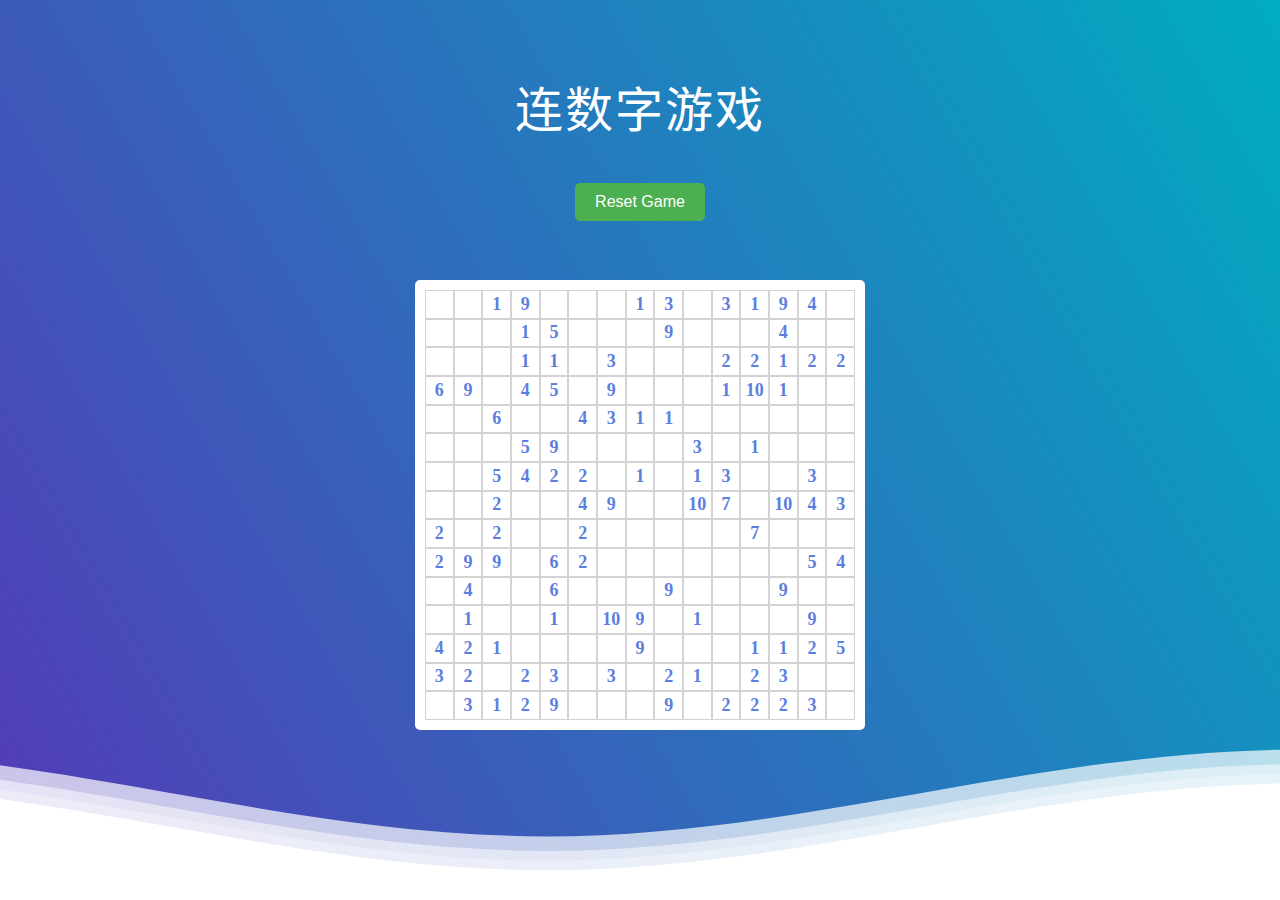
<file: color2/index.html>
<!DOCTYPE html>
<html lang="zh-CN">
	<head>
		<meta charset="utf-8" />
		<title>连数字游戏</title>
		<link rel="stylesheet" href="styles.css" />
	</head>
	<body>
		<div class="header">
			<div class="inner-header flex">

				<h1>连数字游戏</h1>
				<button class="reset-button">Reset Game</button>

			</div>

			<div class="grid-container" id="grid-container"></div>


			<div>
				<svg class="waves" xmlns="http://www.w3.org/2000/svg" xmlns:xlink="http://www.w3.org/1999/xlink"
					viewBox="0 24 150 28" preserveAspectRatio="none" shape-rendering="auto">
					<defs>

						<path id="gentle-wave"
							d="M-160 44c30 0 58-18 88-18s 58 18 88 18 58-18 88-18 58 18 88 18 v44h-352z" />
					</defs>
					<g class="parallax">
						<use xlink:href="#gentle-wave" x="48" y="0" fill="rgba(255,255,255,0.7" />
						<use xlink:href="#gentle-wave" x="48" y="3" fill="rgba(255,255,255,0.5)" />
						<use xlink:href="#gentle-wave" x="48" y="5" fill="rgba(255,255,255,0.3)" />
						<use xlink:href="#gentle-wave" x="48" y="7" fill="#fff" />
					</g>
				</svg>

			</div>

		</div>

		<script>
			const gridContainer = document.getElementById('grid-container');

			// 数字数组，按行填充（15x15）
			const numbers = [
				[' ', ' ', 1, 9, ' ', ' ', ' ', 1, 3, ' ', 3, 1, 9, 4, ' '],
				[' ', ' ', ' ', 1, 5, ' ', ' ', ' ', 9, ' ', ' ', ' ', 4, ' ', ' '],
				[' ', ' ', ' ', 1, 1, ' ', 3, ' ', ' ', ' ', 2, 2, 1, 2, 2],
				[6, 9, ' ', 4, 5, ' ', 9, ' ', ' ', ' ', 1, 10, 1, ' ', ' '],
				[' ', ' ', 6, ' ', ' ', 4, 3, 1, 1, ' ', ' ', ' ', ' ', ' ', ' '],
				[' ', ' ', ' ', 5, 9, ' ', ' ', ' ', ' ', 3, ' ', 1, ' ', ' ', ' '],
				[' ', ' ', 5, 4, 2, 2, ' ', 1, ' ', 1, 3, ' ', ' ', 3, ' '],
				[' ', ' ', 2, ' ', ' ', 4, 9, ' ', ' ', 10, 7, ' ', 10, 4, 3],
				[2, ' ', 2, ' ', ' ', 2, ' ', ' ', ' ', ' ', ' ', 7, ' ', ' ', ' '],
				[2, 9, 9, ' ', 6, 2, ' ', ' ', ' ', ' ', ' ', ' ', ' ', 5, 4],
				[' ', 4, ' ', ' ', 6, ' ', ' ', ' ', 9, ' ', ' ', ' ', 9, ' ', ' '],
				[' ', 1, ' ', ' ', 1, ' ', 10, 9, ' ', 1, ' ', ' ', ' ', 9, ' '],
				[4, 2, 1, ' ', ' ', ' ', ' ', 9, ' ', ' ', ' ', 1, 1, 2, 5],
				[3, 2, ' ', 2, 3, ' ', 3, ' ', 2, 1, ' ', 2, 3, ' ', ' '],
				[' ', 3, 1, 2, 9, ' ', ' ', ' ', 9, ' ', 2, 2, 2, 3, ' ']
			];

			// 使用循环生成15x15的方格
			for (let i = 0; i < 15; i++) {
				for (let j = 0; j < 15; j++) {
					const gridItem = document.createElement('div');
					gridItem.classList.add('grid-item');

					// 添加数字到方格中
					if (numbers[i] && numbers[i][j] !== '') {
						gridItem.textContent = numbers[i][j];
					}

					gridContainer.appendChild(gridItem);
				}
			}
		</script>
	</body>
</html>
</file>
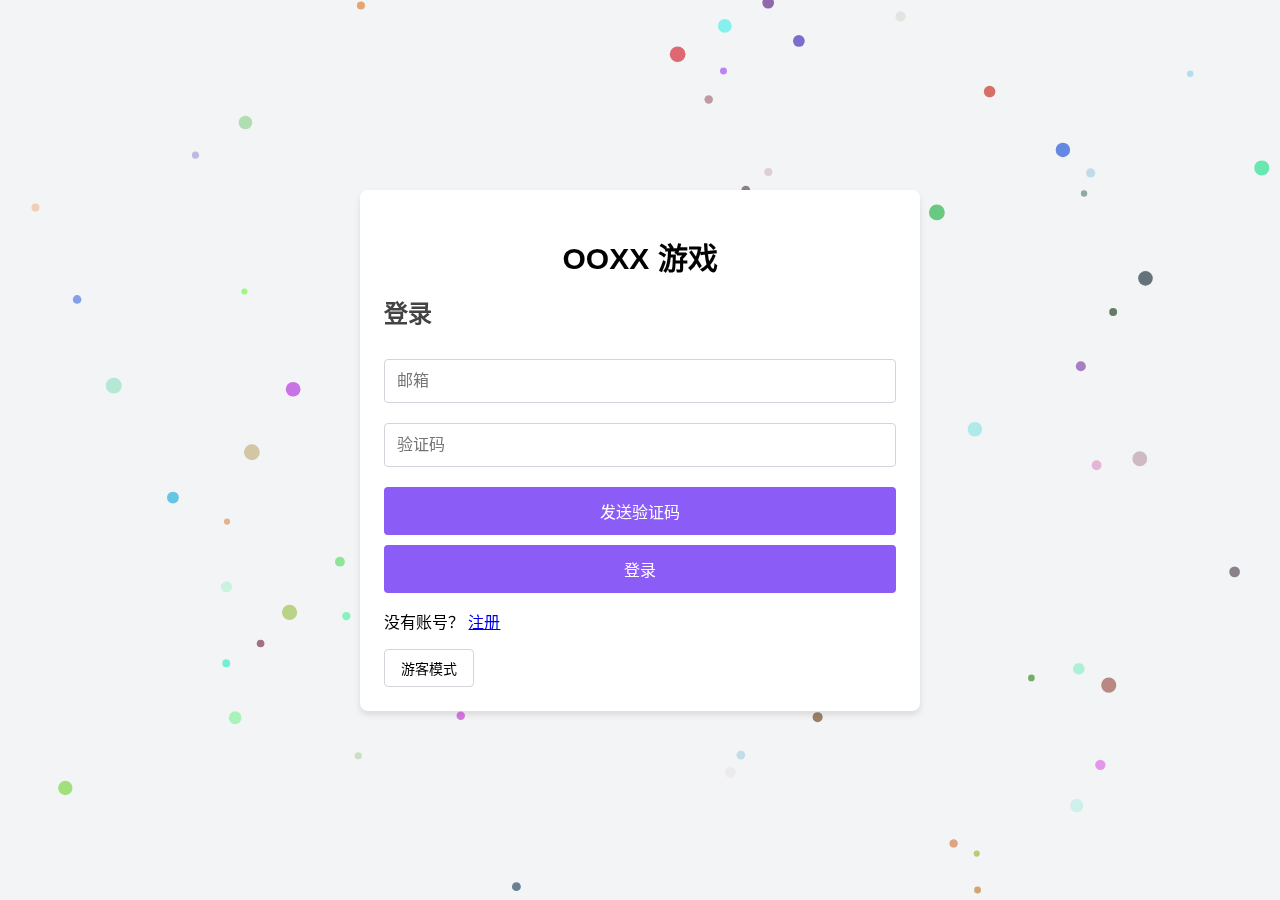
<file: games/OOXX/index.html>
<!DOCTYPE html>
<html lang="zh-CN">
<head>
    <meta charset="UTF-8">
    <meta name="viewport" content="width=device-width, initial-scale=1.0">
    <title>OOXX 游戏</title>
    
    <link rel="stylesheet" href="styles.css">
    <link rel="stylesheet" href="listtable.css">
    <script src="https://code.jquery.com/jquery-3.6.0.min.js"></script>
</head>
<body>
    
    <canvas id="particles-js"></canvas>
    <div class="container">
        <h1>OOXX 游戏</h1>
        <div id="auth-container">
            <div id="login-form">
                <h2>登录</h2>
                <input type="email" id="login-email" placeholder="邮箱" required>
                <input type="text" id="login-code" placeholder="验证码" required>
                <button id="login-send-code">发送验证码</button>
                <button id="login-submit">登录</button>
            </div>
            <div id="register-form" style="display: none;">
                <h2>注册</h2>
                <input type="email" id="register-email" placeholder="邮箱" required>
                <input type="text" id="register-username" placeholder="用户名" required>
                <input type="text" id="register-code" placeholder="验证码" required>
                <button id="register-send-code">发送验证码</button>
                <button id="register-submit">注册</button>
            </div>
            <p id="auth-toggle">没有账号？ <a href="#" id="show-register">注册</a></p>
            <button id="guest-play">游客模式</button>
        </div>
        
        <div id="game-container" style="display: none;">
            <div id="timer" class="timer">00:00:00</div>
            <div class="controls">
                <select id="board-size">
                    <option value="6">6x6</option>
                    <option value="8">8x8</option>
                    <option value="10">10x10</option>
                </select>
                <button class="hint-button" id="hint-button">排行榜</button>
            </div>
            <div id="board" class="board size-6"></div>
            <div class="game-controls">
                <button class="check-solution" id="check-solution">检查解答</button>
                <button class="reset-game" id="reset-games">重置游戏</button>
                <button id="return-to-login" style="display: none;">返回登录</button>
                <button id="logout-button" style="display: none;">注销</button>
            </div>
        </div>
        <div id="message" class="message" style="display: none;"></div>
    </div>

    <script src="script.js"></script>
    <script src="listtable.js"></script>
    <script src="particles.js"></script>
    <script>
        console.log(resetGameButton); // 确认按钮是否被正确引用
        resetGameButton.addEventListener('click', (event) => {
            event.preventDefault(); // 防止默认行为
            resetGame(); // 调用重置游戏函数
        });

        
        $(document).ready(function() {
            let isGuest = false;

            // 检查用户是否已登录
            $.ajax({
                url: 'check_login.php',
                method: 'GET',
                success: function(response) {
                    if (response.success) {
                        // 用户已登录，加载
                        showMessage(`欢迎回来, ${response.username}`, 'success');
                        document.querySelector('.container h1').textContent = `${response.username}`; // 更新标题
                        $('#auth-container').hide();
                        $('#game-container, #leaderboard-container,#leaderboards').show();
                        initializeBoard(6); // 默认6x6棋盘
                        $('#logout-button').show();
                    } else {
                        // 用户未登录，显示登录表单
                        $('#auth-container').show();
                        $('#game-container, #leaderboard-container,#leaderboards').hide();
                    }
                },
                error: function() {
                    showMessage('检查登录状态失败，请稍后重试', 'error');
                }
            });

            // 切换注册表单
            $(document).on('click', '#show-register', function(e) {
                e.preventDefault();
                $('#login-form').hide();
                $('#register-form').show();
                $('#auth-toggle').html('已有账号？ <a href="#" id="show-login">登录</a>');
            });

            // 切换登录表单
            $(document).on('click', '#show-login', function(e) {
                e.preventDefault();
                $('#register-form').hide();
                $('#login-form').show();
                $('#auth-toggle').html('没有账号？ <a href="#" id="show-register">注册</a>');
            });

            // 发送验证码（登录）
            $('#login-send-code').click(function() {
                sendVerificationCode($('#login-email').val(), 'login');
            });

            // 发送验证码（注册）
            $('#register-send-code').click(function() {
                const email = $('#register-email').val();
                if (email) {
                    sendVerificationCode(email, 'register');
                } else {
                    showMessage('请输入有效的邮箱地址', 'error');
                }
            });

            // 登录
            $('#login-submit').click(function() {
                login($('#login-email').val(), $('#login-code').val());
            });

            // 注册
            $('#register-submit').click(function() {
                const email = $('#register-email').val();
                const username = $('#register-username').val();
                const code = $('#register-code').val();
                if (email && username && code) {
                    register(email, username, code);
                } else {
                    showMessage('请填写所有字段', 'error');
                }
            });

            // 游客模式
            $('#guest-play').click(function() {
                isGuest = true;
                $('#auth-container').hide();
                $('#game-container').show();
                $('#return-to-login').show();
                $('#hint-button').hide();
                initializeBoard(6); // 默认6x6棋盘
            });

            // 返回登录
            $('#return-to-login').click(function() {
                isGuest = false;
                $('#game-container').hide();
                $('#auth-container').show();
                $('#return-to-login').hide();
                stopTimer();
            });

            // 发送验证码
            function sendVerificationCode(email, type) {
                $.ajax({
                    url: './PHPEmail/send_email.php',
                    method: 'POST',
                    data: JSON.stringify({ email: email }),
                    contentType: 'application/json',
                    success: function(response) {
                        if (response.success) {
                            showMessage(response.message, 'success');
                        } else {
                            showMessage(response.message, 'error');
                        }
                    },
                    error: function() {
                        showMessage('发送验证码失败，请稍后重试', 'error');
                    }
                });
            }

            // 登录
            function login(email, code) {
                $.ajax({
                    url: 'login.php',
                    method: 'POST',
                    data: JSON.stringify({ email: email, verificationCode: code }),
                    contentType: 'application/json',
                    success: function(response) {
                        if (response.success) {
                            showMessage('登录成功', 'success');
                            $('#auth-container').hide();
                            $('#game-container, #leaderboard-container,#leaderboards').show();
                            $('#logout-button').show();
                            $('#hint-button').show();
                            initializeBoard(6); // 默认6x6棋盘
                        } else {
                            showMessage(response.message, 'error');
                        }
                    },
                    error: function() {
                        showMessage('登录失败，请稍后重试', 'error');
                    }
                });
            }

            // 注册
            function register(email, username, code) {
                $.ajax({
                    url: 'register.php',
                    method: 'POST',
                    data: JSON.stringify({ email: email, username: username, verificationCode: code }),
                    contentType: 'application/json',
                    success: function(response) {
                        if (response.success) {
                            showMessage('注册成功，请登录', 'success');
                            $('#register-form').hide();
                            $('#login-form').show();
                            $('#auth-toggle').html('没有账号？ <a href="#" id="show-register">注册</a>');
                        } else {
                            showMessage(response.message, 'error');
                        }
                    },
                    error: function() {
                        showMessage('注册失败，请稍后重试', 'error');
                    }
                });
            }

            // 格式化时间
            function formatTime(seconds) {
                const minutes = Math.floor(seconds / 60);
                const remainingSeconds = seconds % 60;
                return `${minutes.toString().padStart(2, '0')}:${remainingSeconds.toString().padStart(2, '0')}`;
            }

            // 显示消息
            function showMessage(text, type) {
                $('#message').text(text).removeClass().addClass(`message ${type}`).show();
                setTimeout(() => {
                    $('#message').hide();
                }, 3000);
            }

            // 注销
            $('#logout-button').click(function() {
                $.ajax({
                    url: 'logout.php', // 指向注销处理的 PHP 文件
                    method: 'POST',
                    success: function(response) {
                        if (response.success) {
                            showMessage('注销成功', 'success');
                            $('#auth-container').show();
                            $('#game-container, #leaderboard-container,#leaderboards').hide();
                            $('#logout-button').hide(); // 隐藏注销按钮
                        } else {
                            showMessage(response.message, 'error');
                        }
                    },
                    error: function() {
                        showMessage('注销失败，请稍后重试', 'error');
                    }
                });
            });
        });
    </script>
</body>
</html>
</file>
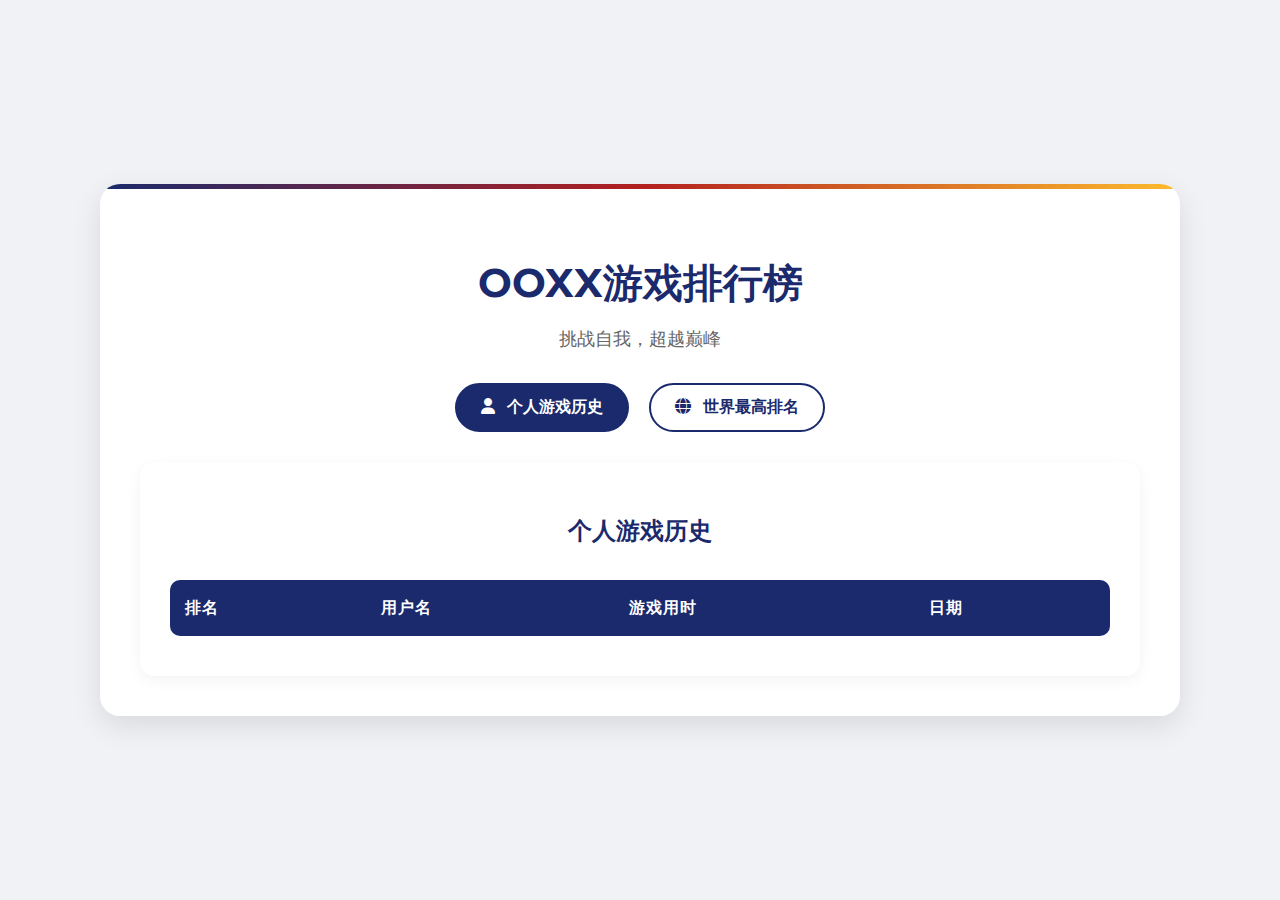
<file: games/OOXX/leaderboard/index.html>
<!DOCTYPE html>
<html lang="zh">
<head>
    <meta charset="UTF-8">
    <meta name="viewport" content="width=device-width, initial-scale=1.0">
    <title>OOXX游戏排行榜</title>
    <link href="https://fonts.googleapis.com/css2?family=Montserrat:wght@300;400;600;700&display=swap" rel="stylesheet">
    <link rel="stylesheet" href="https://cdnjs.cloudflare.com/ajax/libs/font-awesome/6.4.0/css/all.min.css">
    <link rel="stylesheet" href="styles.css">
</head>
<body>
    <div class="container">
        <header>
            <h1>OOXX游戏排行榜</h1>
            <p class="subtitle">挑战自我，超越巅峰</p>
        </header>
        <div class="tabs">
            <button class="tab-btn active" data-tab="personal">
                <i class="fas fa-user"></i>
                个人游戏历史
            </button>
            <button class="tab-btn" data-tab="world">
                <i class="fas fa-globe"></i>
                世界最高排名
            </button>
        </div>
        <div id="personal" class="leaderboard active">
            <h2>个人游戏历史</h2>
            <div class="table-container">
                <table id="personal-table">
                    <thead>
                        <tr>
                            <th>排名</th>
                            <th>用户名</th>
                            <th>游戏用时</th>
                            <th>日期</th>
                        </tr>
                    </thead>
                    <tbody></tbody>
                </table>
            </div>
        </div>
        <div id="world" class="leaderboard">
            <h2>世界最高排名</h2>
            <div class="table-container">
                <table id="world-table">
                    <thead>
                        <tr>
                            <th>排名</th>
                            <th>用户名</th>
                            <th>游戏用时</th>
                            <th>日期</th>
                        </tr>
                    </thead>
                    <tbody></tbody>
                </table>
            </div>
        </div>
    </div>
    <script src="script.js"></script>
</body>
</html>
</file>
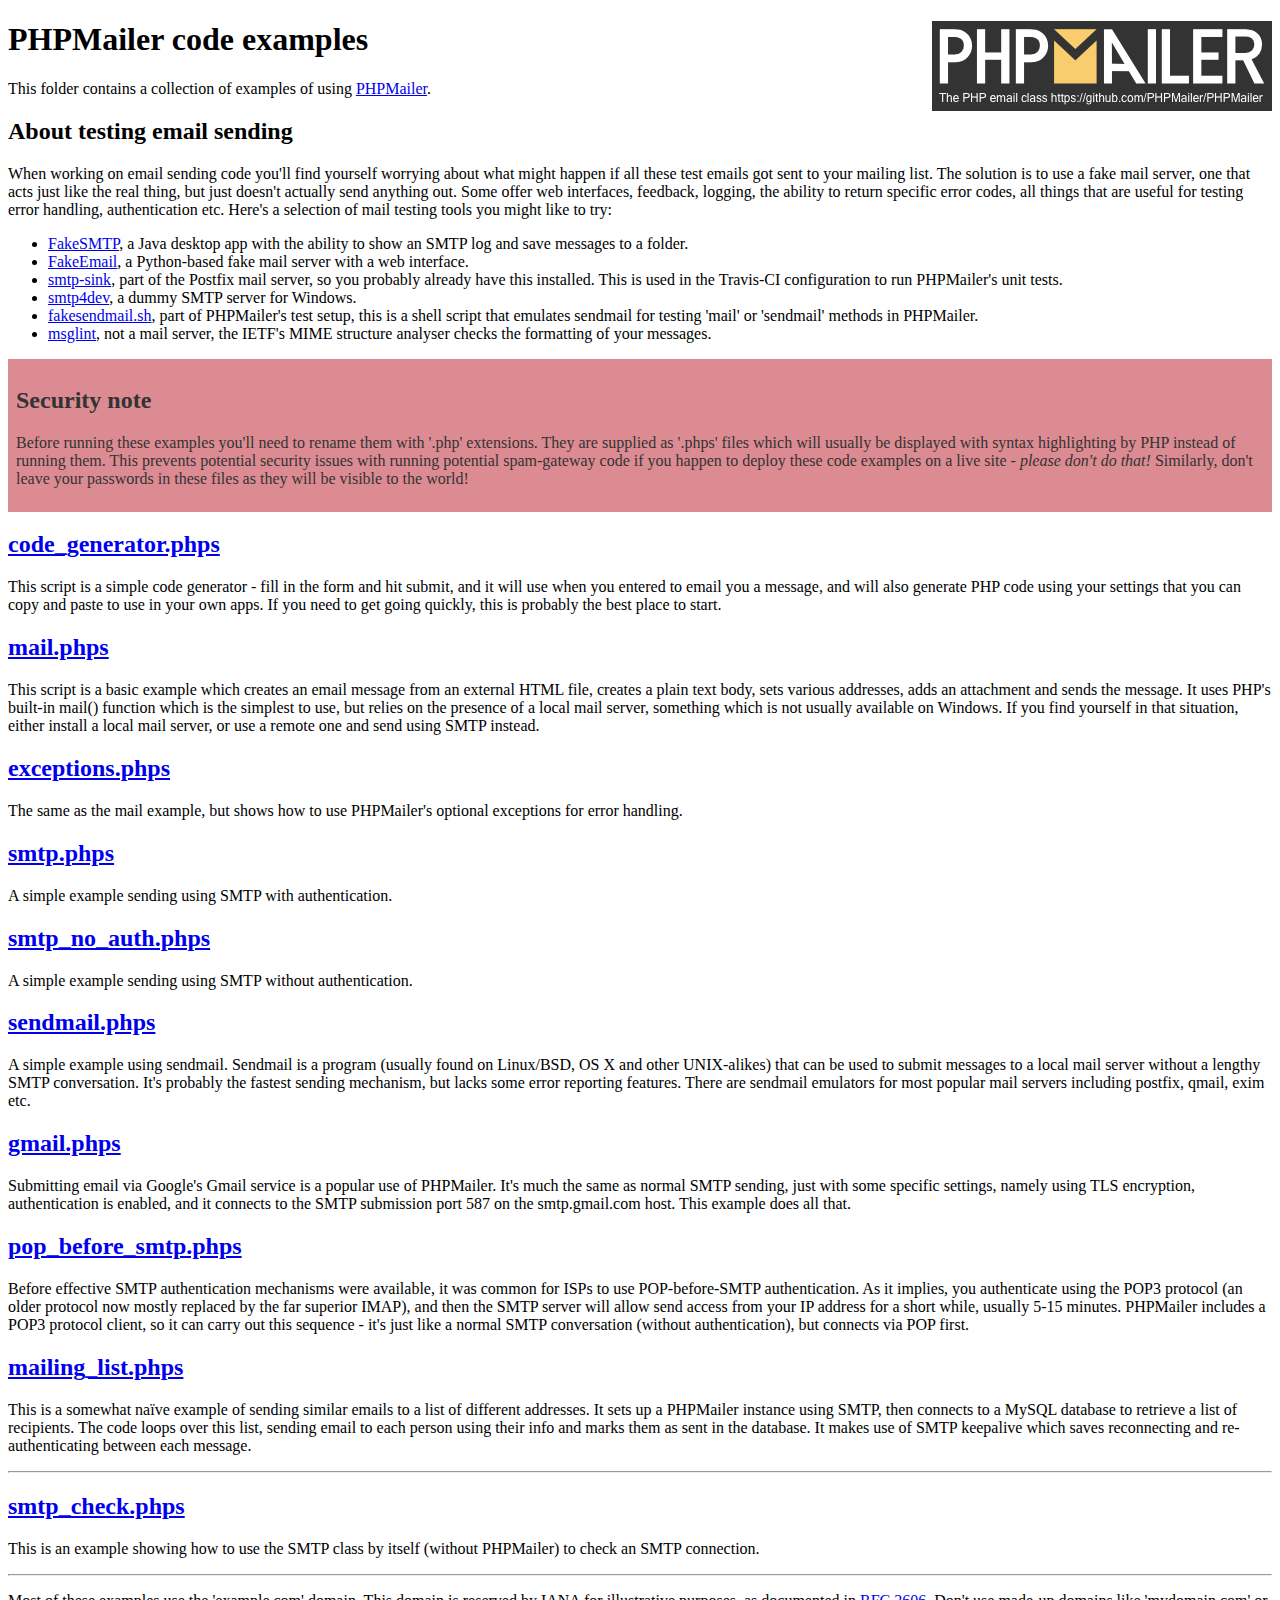
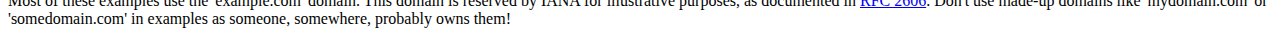
<file: games/OOXX/PHPEmail/PHPMailer-master/examples/index.html>
<!DOCTYPE html>
<html>
<head>
	<meta charset="UTF-8">
	<title>PHPMailer Examples</title>
</head>
<body>
<h1>PHPMailer code examples<a href="https://github.com/PHPMailer/PHPMailer"><img src="images/phpmailer.png" style="float:right; border:0;" alt="PHPMailer logo"></a></h1>
<p>This folder contains a collection of examples of using <a href="https://github.com/PHPMailer/PHPMailer">PHPMailer</a>.</p>
<h2>About testing email sending</h2>
<p>When working on email sending code you'll find yourself worrying about what might happen if all these test emails got sent to your mailing list. The solution is to use a fake mail server, one that acts just like the real thing, but just doesn't actually send anything out. Some offer web interfaces, feedback, logging, the ability to return specific error codes, all things that are useful for testing error handling, authentication etc. Here's a selection of mail testing tools you might like to try:</p>
<ul>
  <li><a href="https://github.com/Nilhcem/FakeSMTP">FakeSMTP</a>, a Java desktop app with the ability to show an SMTP log and save messages to a folder. </li>
  <li><a href="https://github.com/isotoma/FakeEmail">FakeEmail</a>, a Python-based fake mail server with a web interface.</li>
  <li><a href="http://www.postfix.org/smtp-sink.1.html">smtp-sink</a>, part of the Postfix mail server, so you probably already have this installed. This is used in the Travis-CI configuration to run PHPMailer's unit tests.</li>
  <li><a href="http://smtp4dev.codeplex.com">smtp4dev</a>, a dummy SMTP server for Windows.</li>
  <li><a href="https://github.com/PHPMailer/PHPMailer/blob/master/test/fakesendmail.sh">fakesendmail.sh</a>, part of PHPMailer's test setup, this is a shell script that emulates sendmail for testing 'mail' or 'sendmail' methods in PHPMailer.</li>
  <li><a href="http://tools.ietf.org/tools/msglint/">msglint</a>, not a mail server, the IETF's MIME structure analyser checks the formatting of your messages.</li>
</ul>
<div style="padding: 8px; color: #333333; background-color: #dc8b92">
<h2>Security note</h2>
<p>Before running these examples you'll need to rename them with '.php' extensions. They are supplied as '.phps' files which will usually be displayed with syntax highlighting by PHP instead of running them. This prevents potential security issues with running potential spam-gateway code if you happen to deploy these code examples on a live site - <em>please don't do that!</em> Similarly, don't leave your passwords in these files as they will be visible to the world!</p>
</div>
<h2><a href="code_generator.phps">code_generator.phps</a></h2>
<p>This script is a simple code generator - fill in the form and hit submit, and it will use when you entered to email you a message, and will also generate PHP code using your settings that you can copy and paste to use in your own apps. If you need to get going quickly, this is probably the best place to start.</p>
<h2><a href="mail.phps">mail.phps</a></h2>
<p>This script is a basic example which creates an email message from an external HTML file, creates a plain text body, sets various addresses, adds an attachment and sends the message. It uses PHP's built-in mail() function which is the simplest to use, but relies on the presence of a local mail server, something which is not usually available on Windows. If you find yourself in that situation, either install a local mail server, or use a remote one and send using SMTP instead.</p>
<h2><a href="exceptions.phps">exceptions.phps</a></h2>
<p>The same as the mail example, but shows how to use PHPMailer's optional exceptions for error handling.</p>
<h2><a href="smtp.phps">smtp.phps</a></h2>
<p>A simple example sending using SMTP with authentication.</p>
<h2><a href="smtp_no_auth.phps">smtp_no_auth.phps</a></h2>
<p>A simple example sending using SMTP without authentication.</p>
<h2><a href="sendmail.phps">sendmail.phps</a></h2>
<p>A simple example using sendmail. Sendmail is a program (usually found on Linux/BSD, OS X and other UNIX-alikes) that can be used to submit messages to a local mail server without a lengthy SMTP conversation. It's probably the fastest sending mechanism, but lacks some error reporting features. There are sendmail emulators for most popular mail servers including postfix, qmail, exim etc.</p>
<h2><a href="gmail.phps">gmail.phps</a></h2>
<p>Submitting email via Google's Gmail service is a popular use of PHPMailer. It's much the same as normal SMTP sending, just with some specific settings, namely using TLS encryption, authentication is enabled, and it connects to the SMTP submission port 587 on the smtp.gmail.com host. This example does all that.</p>
<h2><a href="pop_before_smtp.phps">pop_before_smtp.phps</a></h2>
<p>Before effective SMTP authentication mechanisms were available, it was common for ISPs to use POP-before-SMTP authentication. As it implies, you authenticate using the POP3 protocol (an older protocol now mostly replaced by the far superior IMAP), and then the SMTP server will allow send access from your IP address for a short while, usually 5-15 minutes. PHPMailer includes a POP3 protocol client, so it can carry out this sequence - it's just like a normal SMTP conversation (without authentication), but connects via POP first.</p>
<h2><a href="mailing_list.phps">mailing_list.phps</a></h2>
<p>This is a somewhat naïve example of sending similar emails to a list of different addresses. It sets up a PHPMailer instance using SMTP, then connects to a MySQL database to retrieve a list of recipients. The code loops over this list, sending email to each person using their info and marks them as sent in the database. It makes use of SMTP keepalive which saves reconnecting and re-authenticating between each message.</p>
<hr>
<h2><a href="smtp_check.phps">smtp_check.phps</a></h2>
<p>This is an example showing how to use the SMTP class by itself (without PHPMailer) to check an SMTP connection.</p>
<hr>
<p>Most of these examples use the 'example.com' domain. This domain is reserved by IANA for illustrative purposes, as documented in <a href="http://tools.ietf.org/html/rfc2606">RFC 2606</a>. Don't use made-up domains like 'mydomain.com' or 'somedomain.com' in examples as someone, somewhere, probably owns them!</p>
</body>
</html>
</file>
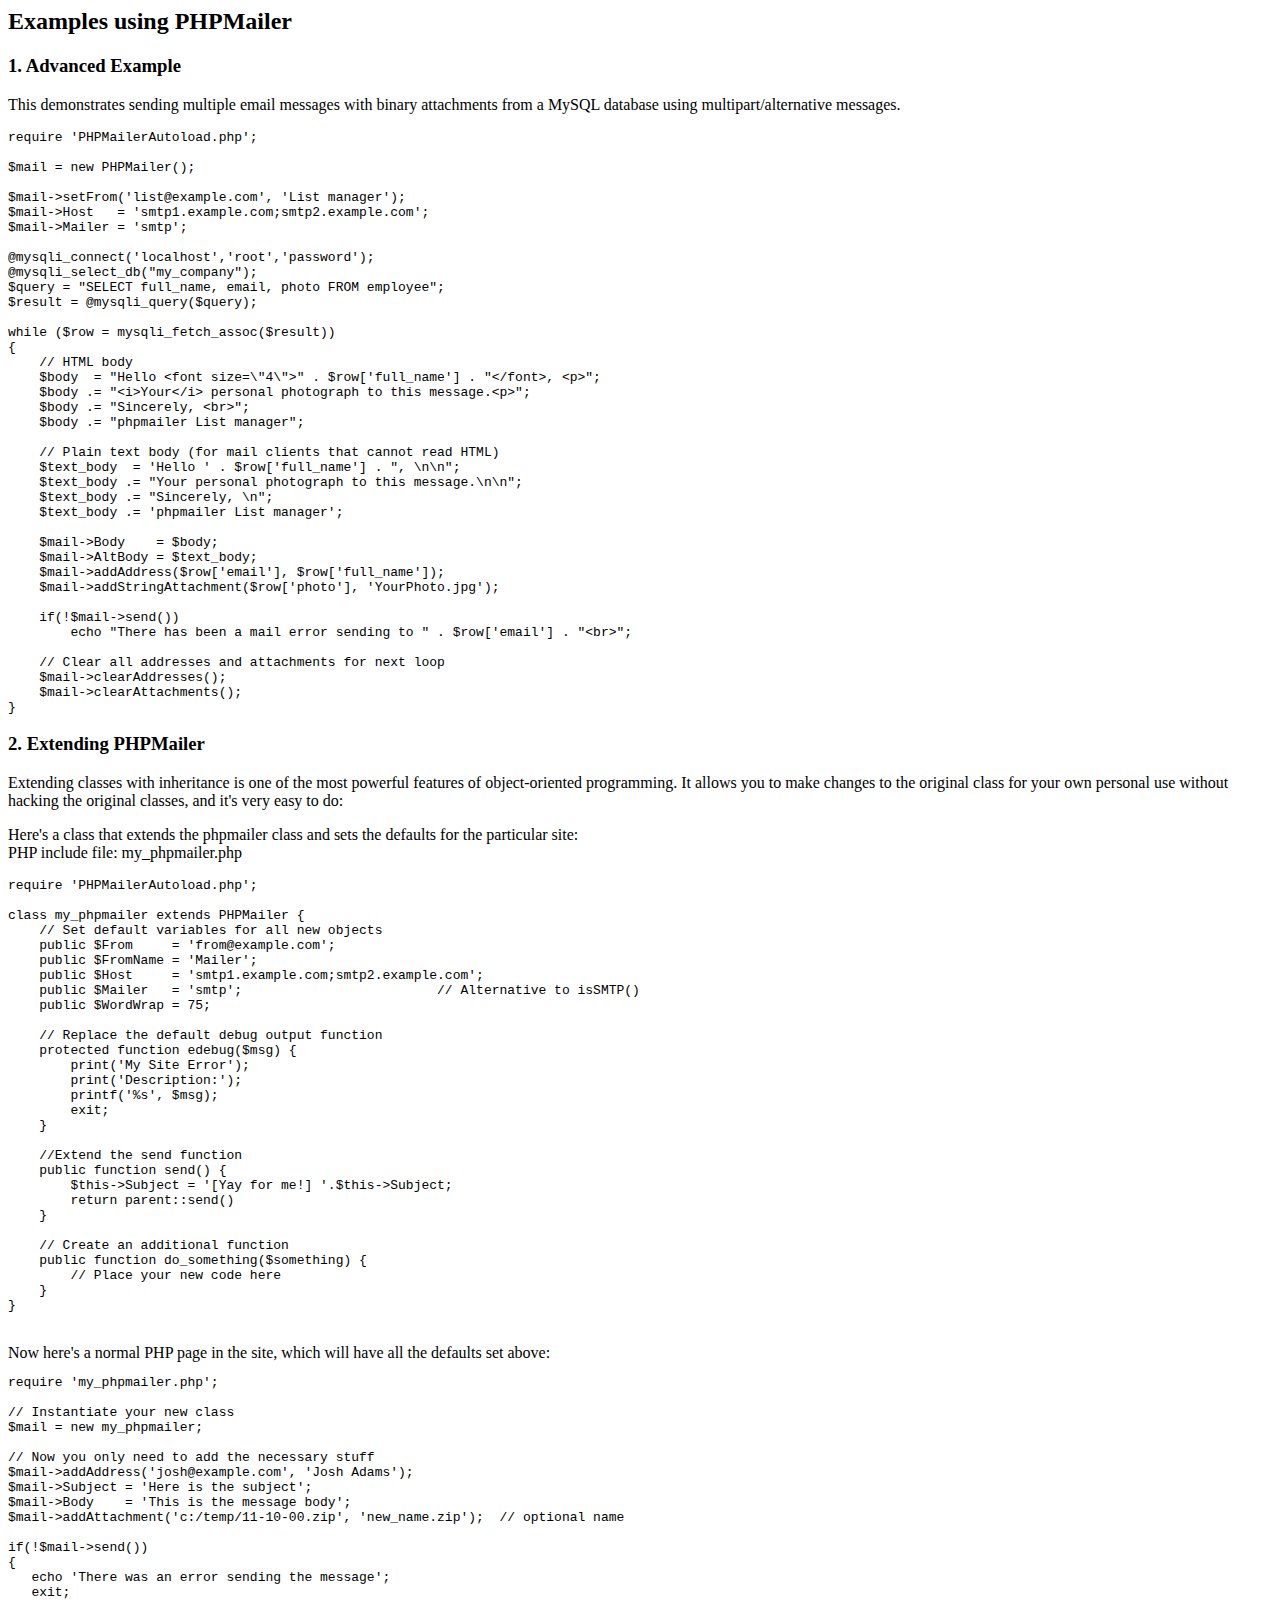
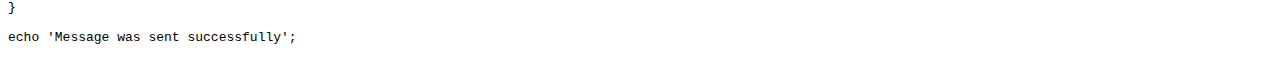
<file: games/OOXX/PHPEmail/PHPMailer-master/docs/extending.html>
<html>
<head>
<title>Examples using phpmailer</title>
</head>

<body>

<h2>Examples using PHPMailer</h2>

<h3>1. Advanced Example</h3>
<p>

This demonstrates sending multiple email messages with binary attachments
from a MySQL database using multipart/alternative messages.<p>

<pre>
require 'PHPMailerAutoload.php';

$mail = new PHPMailer();

$mail->setFrom('list@example.com', 'List manager');
$mail->Host   = 'smtp1.example.com;smtp2.example.com';
$mail->Mailer = 'smtp';

@mysqli_connect('localhost','root','password');
@mysqli_select_db("my_company");
$query = "SELECT full_name, email, photo FROM employee";
$result = @mysqli_query($query);

while ($row = mysqli_fetch_assoc($result))
{
    // HTML body
    $body  = "Hello &lt;font size=\"4\"&gt;" . $row['full_name'] . "&lt;/font&gt;, &lt;p&gt;";
    $body .= "&lt;i&gt;Your&lt;/i&gt; personal photograph to this message.&lt;p&gt;";
    $body .= "Sincerely, &lt;br&gt;";
    $body .= "phpmailer List manager";

    // Plain text body (for mail clients that cannot read HTML)
    $text_body  = 'Hello ' . $row['full_name'] . ", \n\n";
    $text_body .= "Your personal photograph to this message.\n\n";
    $text_body .= "Sincerely, \n";
    $text_body .= 'phpmailer List manager';

    $mail->Body    = $body;
    $mail->AltBody = $text_body;
    $mail->addAddress($row['email'], $row['full_name']);
    $mail->addStringAttachment($row['photo'], 'YourPhoto.jpg');

    if(!$mail->send())
        echo "There has been a mail error sending to " . $row['email'] . "&lt;br&gt;";

    // Clear all addresses and attachments for next loop
    $mail->clearAddresses();
    $mail->clearAttachments();
}
</pre>
<p>

<h3>2. Extending PHPMailer</h3>
<p>

Extending classes with inheritance is one of the most
powerful features of object-oriented programming. It allows you to make changes to the
original class for your own personal use without hacking the original
classes, and it's very easy to do:

<p>
Here's a class that extends the phpmailer class and sets the defaults
for the particular site:<br>
PHP include file: my_phpmailer.php
<p>

<pre>
require 'PHPMailerAutoload.php';

class my_phpmailer extends PHPMailer {
    // Set default variables for all new objects
    public $From     = 'from@example.com';
    public $FromName = 'Mailer';
    public $Host     = 'smtp1.example.com;smtp2.example.com';
    public $Mailer   = 'smtp';                         // Alternative to isSMTP()
    public $WordWrap = 75;

    // Replace the default debug output function
    protected function edebug($msg) {
        print('My Site Error');
        print('Description:');
        printf('%s', $msg);
        exit;
    }

    //Extend the send function
    public function send() {
        $this->Subject = '[Yay for me!] '.$this->Subject;
        return parent::send()
    }

    // Create an additional function
    public function do_something($something) {
        // Place your new code here
    }
}
</pre>
<br>
Now here's a normal PHP page in the site, which will have all the defaults set above:<br>

<pre>
require 'my_phpmailer.php';

// Instantiate your new class
$mail = new my_phpmailer;

// Now you only need to add the necessary stuff
$mail->addAddress('josh@example.com', 'Josh Adams');
$mail->Subject = 'Here is the subject';
$mail->Body    = 'This is the message body';
$mail->addAttachment('c:/temp/11-10-00.zip', 'new_name.zip');  // optional name

if(!$mail->send())
{
   echo 'There was an error sending the message';
   exit;
}

echo 'Message was sent successfully';
</pre>
</body>
</html>
</file>
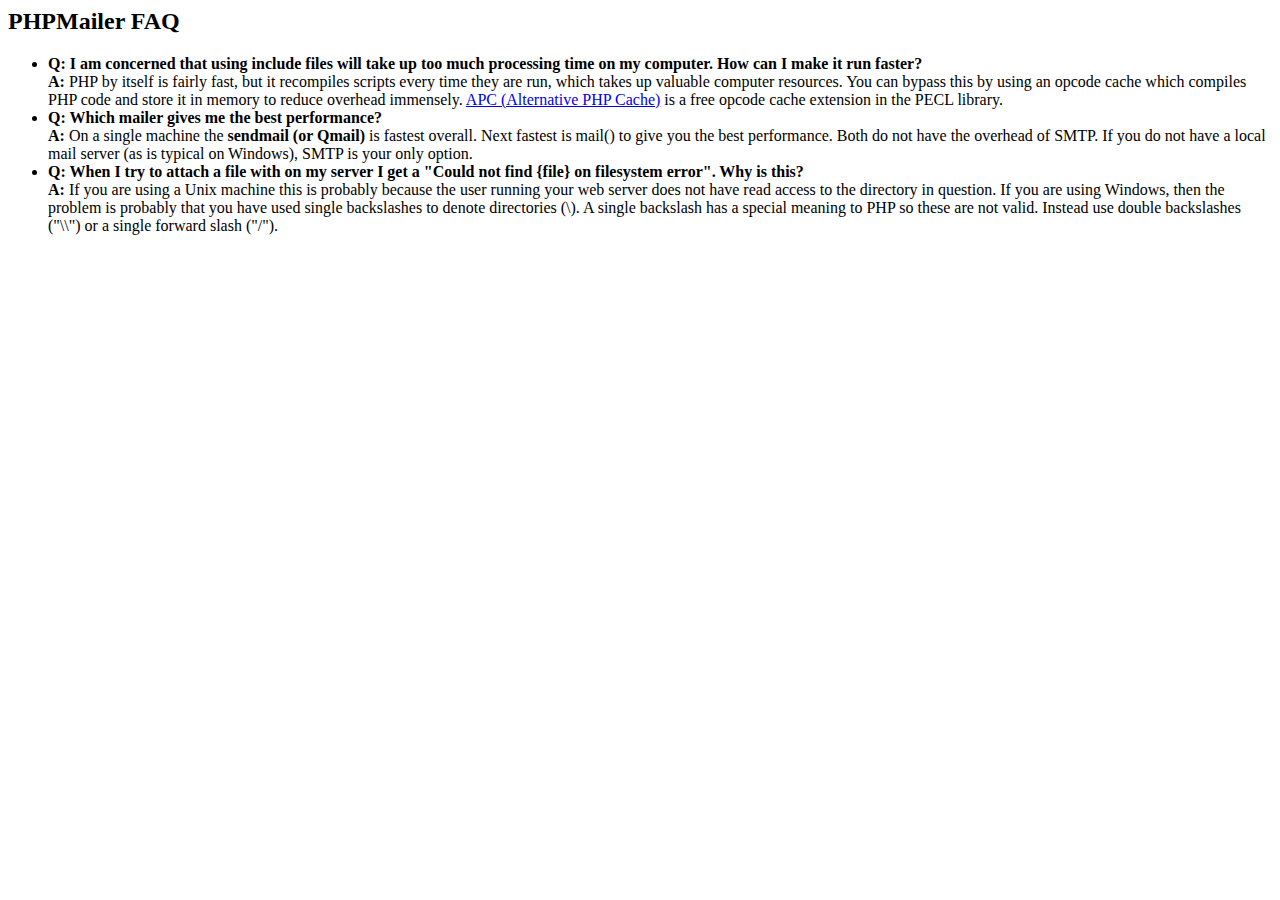
<file: games/OOXX/PHPEmail/PHPMailer-master/docs/faq.html>
﻿<html>
<head>
<title>PHPMailer FAQ</title>
</head>
<body>
<h2>PHPMailer FAQ</h2>
<ul>
    <li><strong>Q: I am concerned that using include files will take up too much
    processing time on my computer. How can I make it run faster?</strong><br>
    <strong>A:</strong> PHP by itself is fairly fast, but it recompiles scripts every time they are run, which takes up valuable
    computer resources. You can bypass this by using an opcode cache which compiles
    PHP code and store it in memory to reduce overhead immensely. <a href="http://www.php.net/apc/">APC
    (Alternative PHP Cache)</a> is a free opcode cache extension in the PECL library.</li>
    <li><strong>Q: Which mailer gives me the best performance?</strong><br>
    <strong>A:</strong> On a single machine the <strong>sendmail (or Qmail)</strong> is fastest overall.
    Next fastest is mail() to give you the best performance. Both do not have the overhead of SMTP.
    If you do not have a local mail server (as is typical on Windows), SMTP is your only option.</li>
    <li><strong>Q: When I try to attach a file with on my server I get a
    "Could not find {file} on filesystem error". Why is this?</strong><br>
    <strong>A:</strong> If you are using a Unix machine this is probably because the user
    running your web server does not have read access to the directory in question. If you are using Windows,
    then the problem is probably that you have used single backslashes to denote directories (\).
    A single backslash has a special meaning to PHP so these are not
    valid. Instead use double backslashes ("\\") or a single forward
    slash ("/").</li>
</ul>
</body>
</html>
</file>
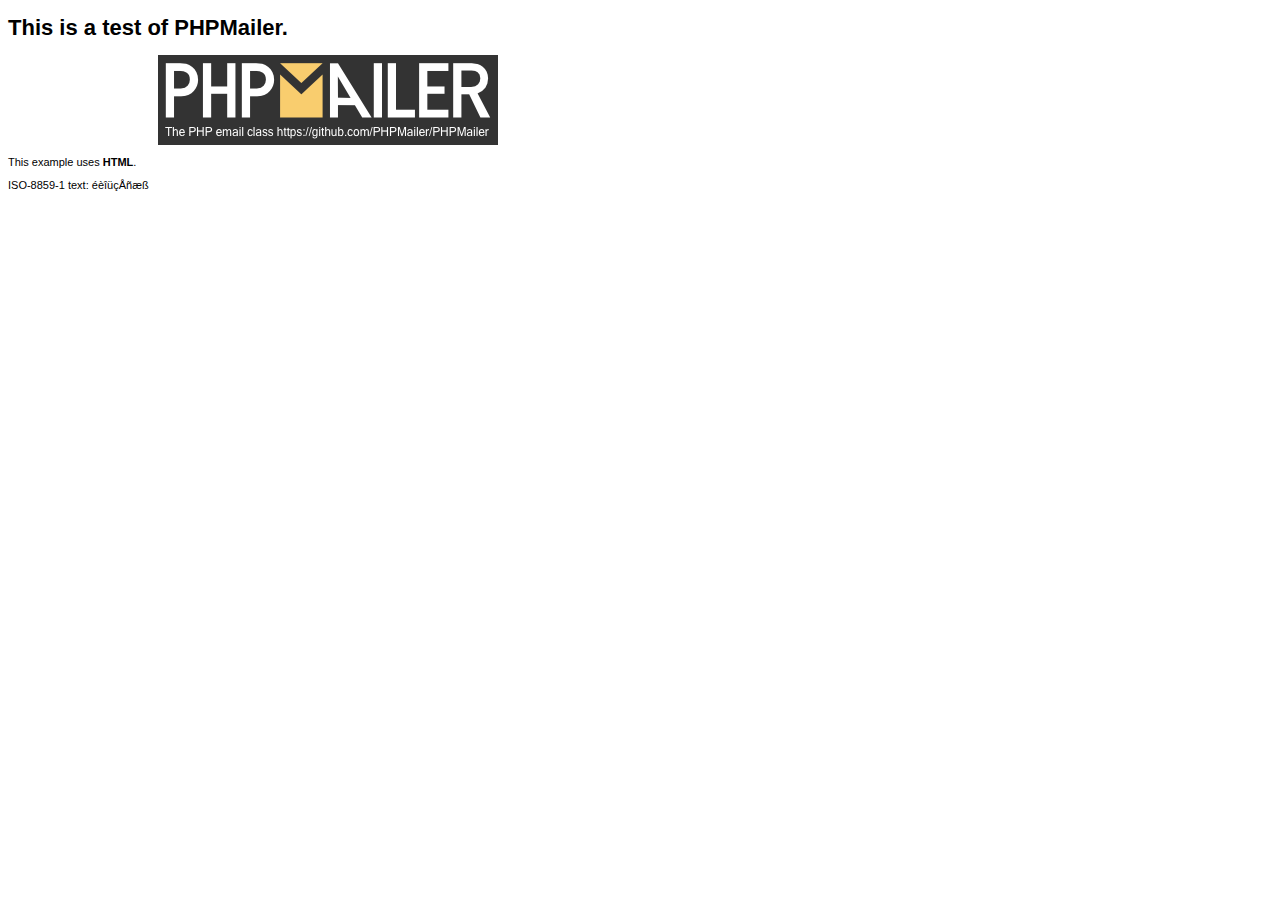
<file: games/OOXX/PHPEmail/PHPMailer-master/examples/contents.html>
<!DOCTYPE HTML PUBLIC "-//W3C//DTD HTML 4.01 Transitional//EN" "http://www.w3.org/TR/html4/loose.dtd">
<html>
<head>
  <meta http-equiv="Content-Type" content="text/html; charset=iso-8859-1">
  <title>PHPMailer Test</title>
</head>
<body>
<div style="width: 640px; font-family: Arial, Helvetica, sans-serif; font-size: 11px;">
  <h1>This is a test of PHPMailer.</h1>
  <div align="center">
    <a href="https://github.com/PHPMailer/PHPMailer/"><img src="images/phpmailer.png" height="90" width="340" alt="PHPMailer rocks"></a>
  </div>
  <p>This example uses <strong>HTML</strong>.</p>
  <p>ISO-8859-1 text: ���������</p>
</div>
</body>
</html>
</file>
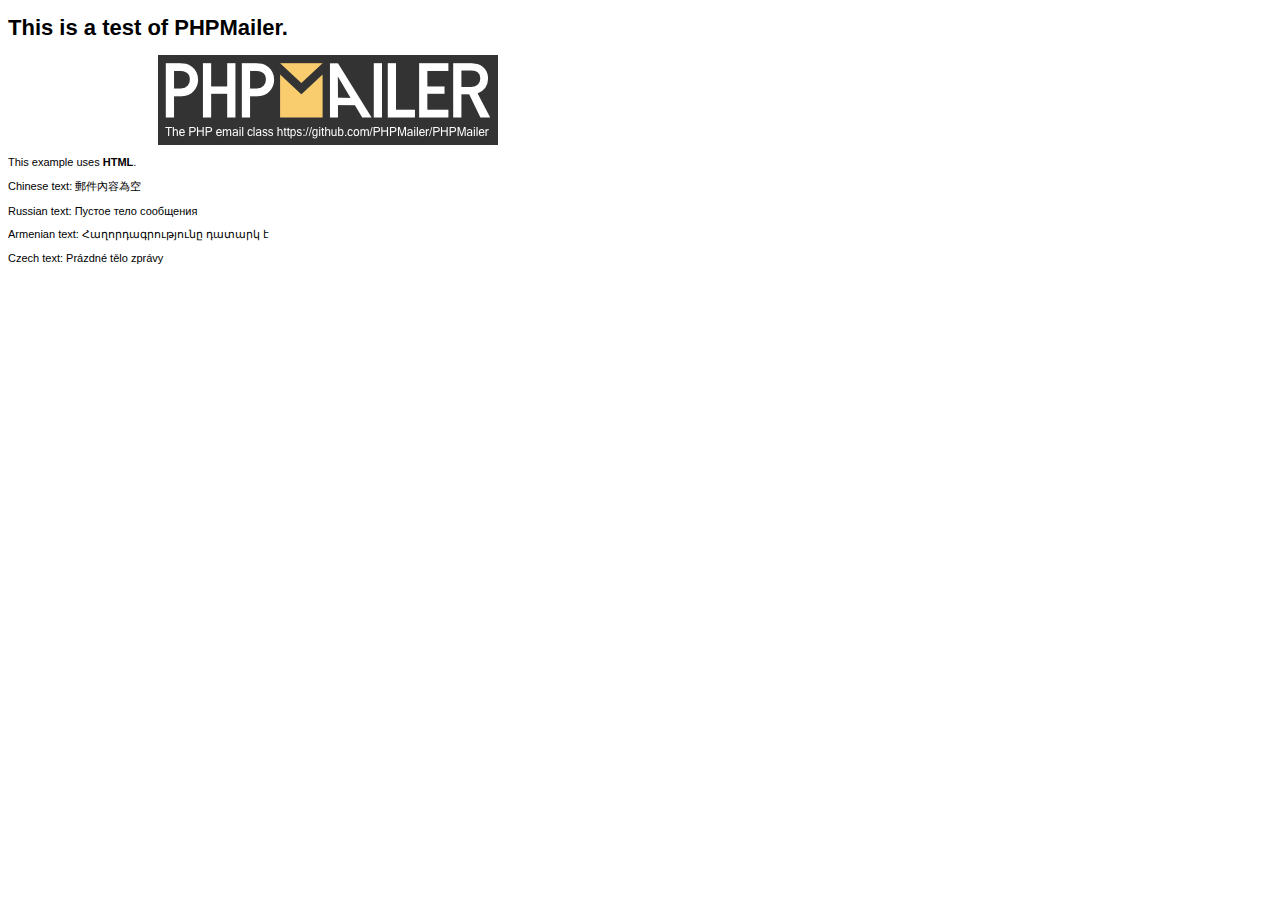
<file: games/OOXX/PHPEmail/PHPMailer-master/examples/contentsutf8.html>
<!DOCTYPE HTML PUBLIC "-//W3C//DTD HTML 4.01 Transitional//EN" "http://www.w3.org/TR/html4/loose.dtd">
<html>
<head>
  <meta http-equiv="Content-Type" content="text/html; charset=utf-8">
  <title>PHPMailer Test</title>
</head>
<body>
<div style="width: 640px; font-family: Arial, Helvetica, sans-serif; font-size: 11px;">
  <h1>This is a test of PHPMailer.</h1>
  <div align="center">
    <a href="https://github.com/PHPMailer/PHPMailer/"><img src="images/phpmailer.png" height="90" width="340" alt="PHPMailer rocks"></a>
  </div>
  <p>This example uses <strong>HTML</strong>.</p>
  <p>Chinese text: 郵件內容為空</p>
  <p>Russian text: Пустое тело сообщения</p>
  <p>Armenian text: Հաղորդագրությունը դատարկ է</p>
  <p>Czech text: Prázdné tělo zprávy</p>
</div>
</body>
</html>
</file>
<file: color2/styles.css>
body {
    margin: 0;
}
 
h1 {
    font-family: 'Lato', sans-serif;
    font-weight: 300;
    letter-spacing: 2px;
    font-size: 48px;
}
p {
    font-family: 'Lato', sans-serif;
    letter-spacing: 1px;
    font-size: 14px;
    color: #333333;
}
 
.header {
    position: relative;
    text-align: center;
    background: linear-gradient(60deg, rgba(84, 58, 183, 1) 0%, rgba(0, 172, 193, 1) 100%);
/* 	background: #FFAFBD;  
	background: -webkit-linear-gradient(to right, #ffc3a0, #FFAFBD);  
	background: linear-gradient(to right, #ffc3a0, #FFAFBD); 
 */
    color: white;
}
.logo {
    width: 50px;
    fill: white;
    padding-right: 15px;
    display: inline-block;
    vertical-align: middle;
}
 
.inner-header {
    height: 30vh; /* 内部标题的高度 */
    width: 100%; /* 宽度 */
    margin: 0; /* 外边距 */
    padding: 0; /* 内边距 */
    display: flex; /* 使用 Flexbox */
    flex-direction: column; /* 垂直布局 */
    justify-content: center; /* 垂直居中对齐 */
    align-items: center; /* 水平居中对齐 */
}
 
.flex {
    /*Flexbox for containers*/
    display: flex;
    justify-content: center;
    align-items: center;
    text-align: center;
}
 
.waves {
    position: relative;
    width: 100%;
    height: 15vh;
    margin-bottom: -7px; /*Fix for safari gap*/
    min-height: 100px;
    max-height: 150px;
}
 
.content {
    position: relative;
    height: 20vh;
    text-align: center;
    background-color: white;
}
 
.content a {
    margin: 0 5px;
    font-size: 12px;
    color: #333;
}
 
.content a:hover {
    color: #000;
}
 
/* Animation */
 
.parallax > use {
    animation: move-forever 25s cubic-bezier(0.55, 0.5, 0.45, 0.5) infinite;
}
.parallax > use:nth-child(1) {
    animation-delay: -2s;
    animation-duration: 7s;
}
.parallax > use:nth-child(2) {
    animation-delay: -3s;
    animation-duration: 10s;
}
.parallax > use:nth-child(3) {
    animation-delay: -4s;
    animation-duration: 13s;
}
.parallax > use:nth-child(4) {
    animation-delay: -5s;
    animation-duration: 20s;
}
@keyframes move-forever {
    0% {
        transform: translate3d(-90px, 0, 0);
    }
    100% {
        transform: translate3d(85px, 0, 0);
    }
}
/*Shrinking for mobile*/
@media (max-width: 768px) {
    .waves {
        height: 40px;
        min-height: 40px;
    }
    .content {
        height: 30vh;
    }
    h1 {
        font-size: 24px;
    }
}

.grid-container {
    display: grid;
    grid-template-columns: repeat(15, 1fr); /* 创建 15 列相等的网格 */
    gap: 0; /* 网格项之间的间距 */
    width: 430px; /* 网格容器的固定宽度 */
    height: 430px; /* 网格容器的固定高度 */
    margin: 10px auto; /* 居中网格容器 */
    overflow: hidden; /* 隐藏溢出内容 */
    border: 10px solid #ffffff; /* 白色外边框 */
    border-radius: 5px; /* 可选：容器的圆角 */
}

.grid-item {
    background-color: #ffffff; /* 网格项的白色背景 */
    display: flex; /* 使用 Flexbox 居中内容 */
    justify-content: center; /* 水平居中 */
    align-items: center; /* 垂直居中 */
    height: 26.67px; /* 网格项的高度 */
    width: 26.67px; /* 网格项的宽度，使其为正方形 */
    font-size: 18px; /* 数字的字体大小 */
    color: #5c7fdf; /* 数字的蓝色 */
    transition: background-color 0.3s; /* 悬停效果的平滑过渡 */
    font-weight: bold; /* 使数字加粗 */
    border: 1px solid #d3d3d3; /* 白灰色的边框 */
    border-radius: 0; /* 不使用圆角 */
}

.grid-item:hover {
    background-color: #e0e0e0; /* 悬停时更改背景颜色 */
    color: #ff0000; /* 悬停时更改文本颜色 */
}

.reset-button {
    background-color: #4CAF50; /* 按钮的背景颜色 */
    color: white; /* 按钮文本颜色 */
    border: none; /* 去掉默认边框 */
    padding: 10px 20px; /* 内边距 */
    text-align: center; /* 文本居中 */
    text-decoration: none; /* 去掉下划线 */
    display: inline-block; /* 使按钮为块级元素 */
    font-size: 16px; /* 字体大小 */
    margin: 10px 2px; /* 外边距 */
    cursor: pointer; /* 鼠标悬停时显示手型 */
    border-radius: 5px; /* 圆角 */
    transition: background-color 0.3s, transform 0.2s; /* 平滑过渡效果 */
}

.reset-button:hover {
    background-color: #45a049; /* 悬停时的背景颜色 */
    transform: scale(1.05); /* 悬停时放大效果 */
}
</file>
<file: games/OOXX/styles.css>
body {
    font-family: Arial, sans-serif;
    display: flex;
    justify-content: center;
    align-items: center;
    min-height: 100vh;
    margin: 0;
    background-color: #f3f4f6;
    position: relative;

}
#particles-js {
    position: fixed;
    top: 0;
    left: 0;
    width: 100%;
    height: 100%;
    z-index: -1;
}
.container {
    background-color: white;
    padding: 1.5rem;
    border-radius: 0.5rem;
    box-shadow: 0 4px 6px rgba(0, 0, 0, 0.1);
    max-width: 32rem;
    width: 100%;
    position: relative;
    z-index: 1;
    
}
h1 {
    text-align: center;
    font-size: 1.875rem;
    font-weight: bold;
    margin-bottom: 1rem;
}
.controls {
    display: flex;
    justify-content: space-between;
    align-items: center;
    margin-bottom: 1rem;
}
select, button {
    padding: 0.5rem 1rem;
    border-radius: 0.25rem;
    border: 1px solid #d1d5db;
    background-color: white;
    font-size: 0.875rem;
}
button {
    cursor: pointer;
    transition: background-color 0.2s;
}
button:hover {
    background-color: #f3f4f6;
}
.hint-button {
    background-color: #8b5cf6;
    color: white;
}
.hint-button:hover {
    background-color: #7c3aed;
}
.board {
    display: grid;
    gap: 0.125rem;
    margin-bottom: 1rem;
}
.board.size-6 {
    grid-template-columns: repeat(6, 1fr);
}
.board.size-8 {
    grid-template-columns: repeat(8, 1fr);
}
.board.size-10 {
    grid-template-columns: repeat(10, 1fr); /* 添加 10x10 的样式 */
}
.cell {
    aspect-ratio: 1 / 1;
    display: flex;
    justify-content: center;
    align-items: center;
    font-size: 1.125rem;
    font-weight: bold;
    background-color: #e5e7eb;
    border: none;
    border-radius: 0.25rem;
    cursor: pointer;
    transition: all 0.2s;
}
.cell:hover {
    transform: scale(1.05);
    box-shadow: 0 1px 2px rgba(0, 0, 0, 0.1);
}
.cell.x {
    background-color: #3b82f6;
    color: white;
}
.cell.o {
    background-color: #ef4444;
    color: white;
}
.game-controls {
    display: flex;
    justify-content: space-between;
}
.check-solution, .reset-game {
    padding: 0.5rem 1rem;
    border: none;
    border-radius: 0.25rem;
    color: white;
    cursor: pointer;
    transition: background-color 0.2s;
}
.check-solution {
    background-color: #10b981;
}
.check-solution:hover {
    background-color: #059669;
}
.reset-game {
    background-color: #f59e0b;
}
.reset-game:hover {
    background-color: #d97706;
}
.message {
    margin-top: 0.5rem;
    display: flex;
    align-items: center;
    font-size: 0.875rem;
}
.message.error {
    color: #ef4444;
}
.message.success {
    color: #10b981;
}
.message::before {
    content: '';
    display: inline-block;
    width: 1rem;
    height: 1rem;
    margin-right: 0.25rem;
    background-size: contain;
}
.message.error::before {
    background-image: url('data:image/svg+xml,<svg xmlns="http://www.w3.org/2000/svg" fill="none" viewBox="0 0 24 24" stroke="currentColor"><path stroke-linecap="round" stroke-linejoin="round" stroke-width="2" d="M12 8v4m0 4h.01M21 12a9 9 0 11-18 0 9 9 0 0118 0z" /></svg>');
}
.message.success::before {
    background-image: url('data:image/svg+xml,<svg xmlns="http://www.w3.org/2000/svg" fill="none" viewBox="0 0 24 24" stroke="currentColor"><path stroke-linecap="round" stroke-linejoin="round" stroke-width="2" d="M9 12l2 2 4-4m6 2a9 9 0 11-18 0 9 9 0 0118 0z" /></svg>');
}
.modal {
    display: none;
    position: fixed;
    z-index: 1;
    left: 0;
    top: 0;
    width: 100%;
    height: 100%;
    overflow: auto;
    background-color: rgba(0,0,0,0.4);
}
.modal-content {
    background-color: #fefefe;
    margin: 15% auto;
    padding: 20px;
    border: 1px solid #888;
    width: 80%;
    max-width: 500px;
    border-radius: 0.5rem;
}
.close {
    color: #aaa;
    float: right;
    font-size: 28px;
    font-weight: bold;
    cursor: pointer;
}
.close:hover,
.close:focus {
    color: black;
    text-decoration: none;
    cursor: pointer;
}
.timer {
    text-align: center;
    font-size: 1.25rem;
    font-weight: bold;
    margin-bottom: 1rem;
    color: #4b5563;
}


/* 输入框样式 */
input[type="email"],
input[type="text"] {
    padding: 12px; /* 增加内边距 */
    margin: 10px 0; /* 上下间距 */
    border: 1px solid #d1d5db; /* 边框颜色 */
    border-radius: 0.25rem; /* 圆角 */
    font-size: 1rem; /* 字体大小 */
    transition: border-color 0.2s, box-shadow 0.2s; /* 边框颜色和阴影过渡效果 */
}

input[type="email"]:focus,
input[type="text"]:focus {
    border-color: #8b5cf6; /* 聚焦时边框颜色 */
    box-shadow: 0 0 5px rgba(139, 92, 246, 0.5); /* 聚焦时阴影效果 */
    outline: none; /* 去掉默认轮廓 */
}

/* 为登录按钮添加上边距 */
#login-submit {
    margin-top: 10px; /* 上边距 10px */
    padding: 12px; /* 增加内边距 */
    border: none; /* 去掉边框 */
    border-radius: 0.25rem; /* 圆角 */
    background-color: #8b5cf6; /* 按钮背景颜色 */
    color: white; /* 字体颜色 */
    font-size: 1rem; /* 字体大小 */
    cursor: pointer; /* 鼠标指针 */
    transition: background-color 0.2s, transform 0.2s; /* 背景颜色和缩放过渡效果 */
}

#login-submit:hover {
    background-color: #7c3aed; /* 悬停时按钮颜色 */
    transform: translateY(-2px); /* 悬停时向上移动 */
}

#login-submit:active {
    transform: translateY(0); /* 点击时恢复位置 */
}


/* 表单样式 */
#login-form, #register-form {
    display: flex;
    flex-direction: column;
}

/* 发送验证码按钮 */
#login-send-code{
    margin-top: 10px; /* 上边距 10px */
    padding: 12px; /* 增加内边距 */
    border: none; /* 去掉边框 */
    border-radius: 0.25rem; /* 圆角 */
    background-color: #8b5cf6; /* 按钮背景颜色 */
    color: white; /* 字体颜色 */
    font-size: 1rem; /* 字体大小 */
    cursor: pointer; /* 鼠标指针 */
    transition: background-color 0.2s, transform 0.2s; /* 背景颜色和缩放过渡效果 */
}

#login-send-code:hover {
    background-color: #7c3aed; /* 悬停时按钮颜色 */
    transform: translateY(-2px); /* 悬停时向上移动 */
}

#login-send-code:active {
    transform: translateY(0); /* 点击时恢复位置 */
}

/* register-send-code 注册页面发送验证码按钮*/
#register-send-code{
    margin-top: 10px; /* 上边距 10px */
    padding: 12px; /* 增加内边距 */
    border: none; /* 去掉边框 */
    border-radius: 0.25rem; /* 圆角 */
    background-color: #8b5cf6; /* 按钮背景颜色 */
    color: white; /* 字体颜色 */
    font-size: 1rem; /* 字体大小 */
    cursor: pointer; /* 鼠标指针 */
    transition: background-color 0.2s, transform 0.2s; /* 背景颜色和缩放过渡效果 */
}

#register-send-code:hover {
    background-color: #7c3aed; /* 悬停时按钮颜色 */
    transform: translateY(-2px); /* 悬停时向上移动 */
}

#register-send-code:active {
    transform: translateY(0); /* 点击时恢复位置 */
}

/* register-submit 注册页面发送注册按钮*/

#register-submit{
    margin-top: 10px; /* 上边距 10px */
    padding: 12px; /* 增加内边距 */
    border: none; /* 去掉边框 */
    border-radius: 0.25rem; /* 圆角 */
    background-color: #8b5cf6; /* 按钮背景颜色 */
    color: white; /* 字体颜色 */
    font-size: 1rem; /* 字体大小 */
    cursor: pointer; /* 鼠标指针 */
    transition: background-color 0.2s, transform 0.2s; /* 背景颜色和缩放过渡效果 */
}

#register-submit:hover {
    background-color: #7c3aed; /* 悬停时按钮颜色 */
    transform: translateY(-2px); /* 悬停时向上移动 */
}

#register-submit:active {
    transform: translateY(0); /* 点击时恢复位置 */
}
</file>
<file: games/OOXX/listtable.css>
.game-area {
    flex: 1;
    margin-bottom: 20px;
    background-color: #f0f0f0;
    border-radius: 8px;
    padding: 15px;
}

.leaderboards {
    position: absolute;
    right: 20px;
    display: flex;
    flex-direction: column;
    gap: 20px;}

.card {
    background-color: #ffffff;
    border-radius: 10px;
    box-shadow: 0 4px 8px rgba(0, 0, 0, 0.2);
    padding: 20px;
    transition: transform 0.2s;
}

.card:hover {
    transform: translateY(-5px);
}

h2 {
    margin-top: 0;
    color: #444;
    font-family: 'Arial', sans-serif;
}

.scroll-area {
    max-height: 200px;
    overflow-y: auto;
}

.scroll-area::-webkit-scrollbar {
    display: none; /* 隐藏滚动条 */
}

table {
    width: 100%;
    border-collapse: collapse;
    border-radius: 8px;
    overflow: hidden;
}

th, td {
    text-align: left;
    padding: 12px;
    border-bottom: 1px solid #ddd;
}

th {
    background-color: #e0e0e0;
    font-weight: bold;
}

@media (min-width: 768px) {
    .container {
        flex-direction: row;
    }

    .game-area {
        margin-right: 20px;
        margin-bottom: 0;
    }

    .leaderboards {
        width: 400px;
    }
    
    
}
</file>
<file: games/OOXX/leaderboard/styles.css>
:root {
    --primary-color: #1a2a6c;
    --secondary-color: #b21f1f;
    --accent-color: #fdbb2d;
    --background-color: #f0f2f5;
    --text-color: #333;
    --light-text-color: #666;
}

body {
    font-family: 'Montserrat', sans-serif;
    line-height: 1.6;
    margin: 0;
    padding: 0;
    background-color: var(--background-color);
    color: var(--text-color);
    min-height: 100vh;
    display: flex;
    justify-content: center;
    align-items: center;
}

.container {
    max-width: 1000px;
    width: 90%;
    background-color: #ffffff;
    border-radius: 20px;
    box-shadow: 0 10px 30px rgba(0, 0, 0, 0.1);
    padding: 40px;
    position: relative;
    overflow: hidden;
}

.container::before {
    content: '';
    position: absolute;
    top: 0;
    left: 0;
    right: 0;
    height: 5px;
    background: linear-gradient(to right, var(--primary-color), var(--secondary-color), var(--accent-color));
}

header {
    text-align: center;
    margin-bottom: 30px;
}

h1 {
    color: var(--primary-color);
    font-size: 2.5em;
    margin-bottom: 10px;
    font-weight: 700;
}

.subtitle {
    color: var(--light-text-color);
    font-size: 1.1em;
    margin-top: 0;
}

.tabs {
    display: flex;
    justify-content: center;
    margin-bottom: 30px;
}

.tab-btn {
    padding: 12px 24px;
    font-size: 16px;
    background-color: #ffffff;
    border: 2px solid var(--primary-color);
    border-radius: 30px;
    cursor: pointer;
    transition: all 0.3s ease;
    margin: 0 10px;
    color: var(--primary-color);
    font-weight: 600;
}

.tab-btn:hover {
    background-color: var(--primary-color);
    color: #ffffff;
    transform: translateY(-2px);
}

.tab-btn.active {
    background-color: var(--primary-color);
    color: #ffffff;
}

.tab-btn i {
    margin-right: 8px;
}

.leaderboard {
    display: none;
    background-color: #ffffff;
    padding: 30px;
    border-radius: 15px;
    box-shadow: 0 4px 15px rgba(0, 0, 0, 0.05);
    transition: all 0.3s ease;
}

.leaderboard.active {
    display: block;
    animation: fadeIn 0.5s ease-in-out;
}

@keyframes fadeIn {
    from { opacity: 0; transform: translateY(20px); }
    to { opacity: 1; transform: translateY(0); }
}

h2 {
    color: var(--primary-color);
    margin-bottom: 20px;
    text-align: center;
    font-weight: 600;
}

.table-container {
    overflow-x: auto;
}

table {
    width: 100%;
    border-collapse: separate;
    border-spacing: 0 10px;
}

th, td {
    padding: 15px;
    text-align: left;
}

th {
    background-color: var(--primary-color);
    color: #ffffff;
    font-weight: 600;
    text-transform: uppercase;
    letter-spacing: 1px;
}

tr {
    background-color: #f8f9fa;
    transition: all 0.3s ease;
    border-radius: 10px;
}

tr:hover {
    transform: translateY(-5px);
    box-shadow: 0 5px 15px rgba(0, 0, 0, 0.1);
}

tr:nth-child(even) {
    background-color: #e9ecef;
}

td:first-child, th:first-child {
    border-top-left-radius: 10px;
    border-bottom-left-radius: 10px;
}

td:last-child, th:last-child {
    border-top-right-radius: 10px;
    border-bottom-right-radius: 10px;
}

td:first-child {
    font-weight: 700;
    color: var(--secondary-color);
}

@media (max-width: 768px) {
    .container {
        padding: 20px;
    }

    .tabs {
        flex-direction: column;
    }

    .tab-btn {
        margin: 5px 0;
    }

    th, td {
        padding: 10px;
    }
}
</file>
